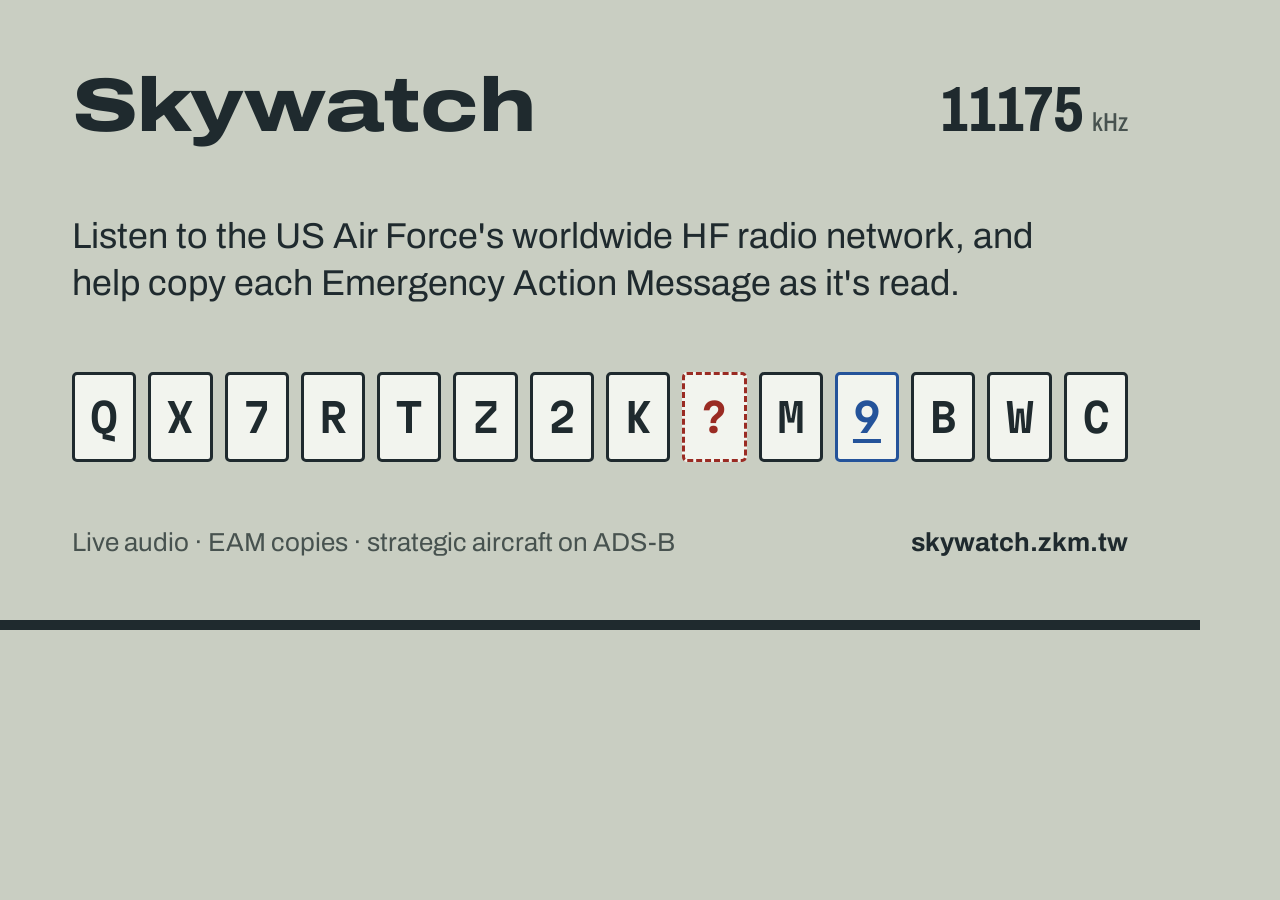
<file: docs/og-card.html>
<!doctype html>
<html lang="en">
<head>
<meta charset="utf-8">
<title>Skywatch share card</title>
<!-- Source for web/og-image.png (the link-preview image). Regenerate with:
     chromium --headless=new --window-size=1200,630 --hide-scrollbars --virtual-time-budget=8000 \
       --screenshot=web/og-image.png "file://$PWD/docs/og-card.html" -->
<link href="https://fonts.googleapis.com/css2?family=Archivo:wdth,wght@75..125,400..800&family=Martian+Mono:wght@400;600&display=block" rel="stylesheet">
<style>
  html, body { margin: 0; }
  body {
    width: 1200px; height: 630px; box-sizing: border-box; padding: 64px 72px;
    background: #c9cec2; color: #1f2a2e; font-family: "Archivo", sans-serif;
    display: flex; flex-direction: column; justify-content: space-between;
    border-bottom: 10px solid #1f2a2e;
  }
  .top { display: flex; align-items: baseline; justify-content: space-between; }
  .mark { font-size: 76px; font-weight: 800; font-variation-settings: "wdth" 125; letter-spacing: -0.01em; }
  .freq { font-size: 64px; font-weight: 750; font-variation-settings: "wdth" 75; }
  .freq small { font-size: 26px; font-weight: 500; color: #47524f; margin-left: 8px; }
  .lede { font-size: 36px; line-height: 1.3; max-width: 980px; margin: 0; }
  .cells { display: flex; gap: 12px; }
  .cell {
    width: 66px; height: 84px; display: grid; place-items: center;
    background: #f2f4ee; border: 3px solid #1f2a2e; border-radius: 5px;
    font: 600 40px/1 "Martian Mono", monospace;
  }
  .unk { color: #9a2b23; border-color: #9a2b23; border-style: dashed; }
  .crowd { color: #24539a; border-color: #24539a; text-decoration: underline; text-underline-offset: 6px; }
  .foot { display: flex; justify-content: space-between; align-items: baseline; font-size: 26px; color: #47524f; }
  .foot b { color: #1f2a2e; }
</style>
</head>
<body>
  <div class="top">
    <div class="mark">Skywatch</div>
    <div class="freq">11175<small>kHz</small></div>
  </div>
  <p class="lede">Listen to the US Air Force's worldwide HF radio network, and help copy each Emergency Action Message as it's read.</p>
  <div class="cells" aria-hidden="true">
    <span class="cell">Q</span><span class="cell">X</span><span class="cell">7</span><span class="cell">R</span>
    <span class="cell">T</span><span class="cell">Z</span><span class="cell">2</span><span class="cell">K</span>
    <span class="cell unk">?</span><span class="cell">M</span><span class="cell crowd">9</span><span class="cell">B</span>
    <span class="cell">W</span><span class="cell">C</span>
  </div>
  <div class="foot"><span>Live audio · EAM copies · strategic aircraft on ADS-B</span><b>skywatch.zkm.tw</b></div>
</body>
</html>
</file>
